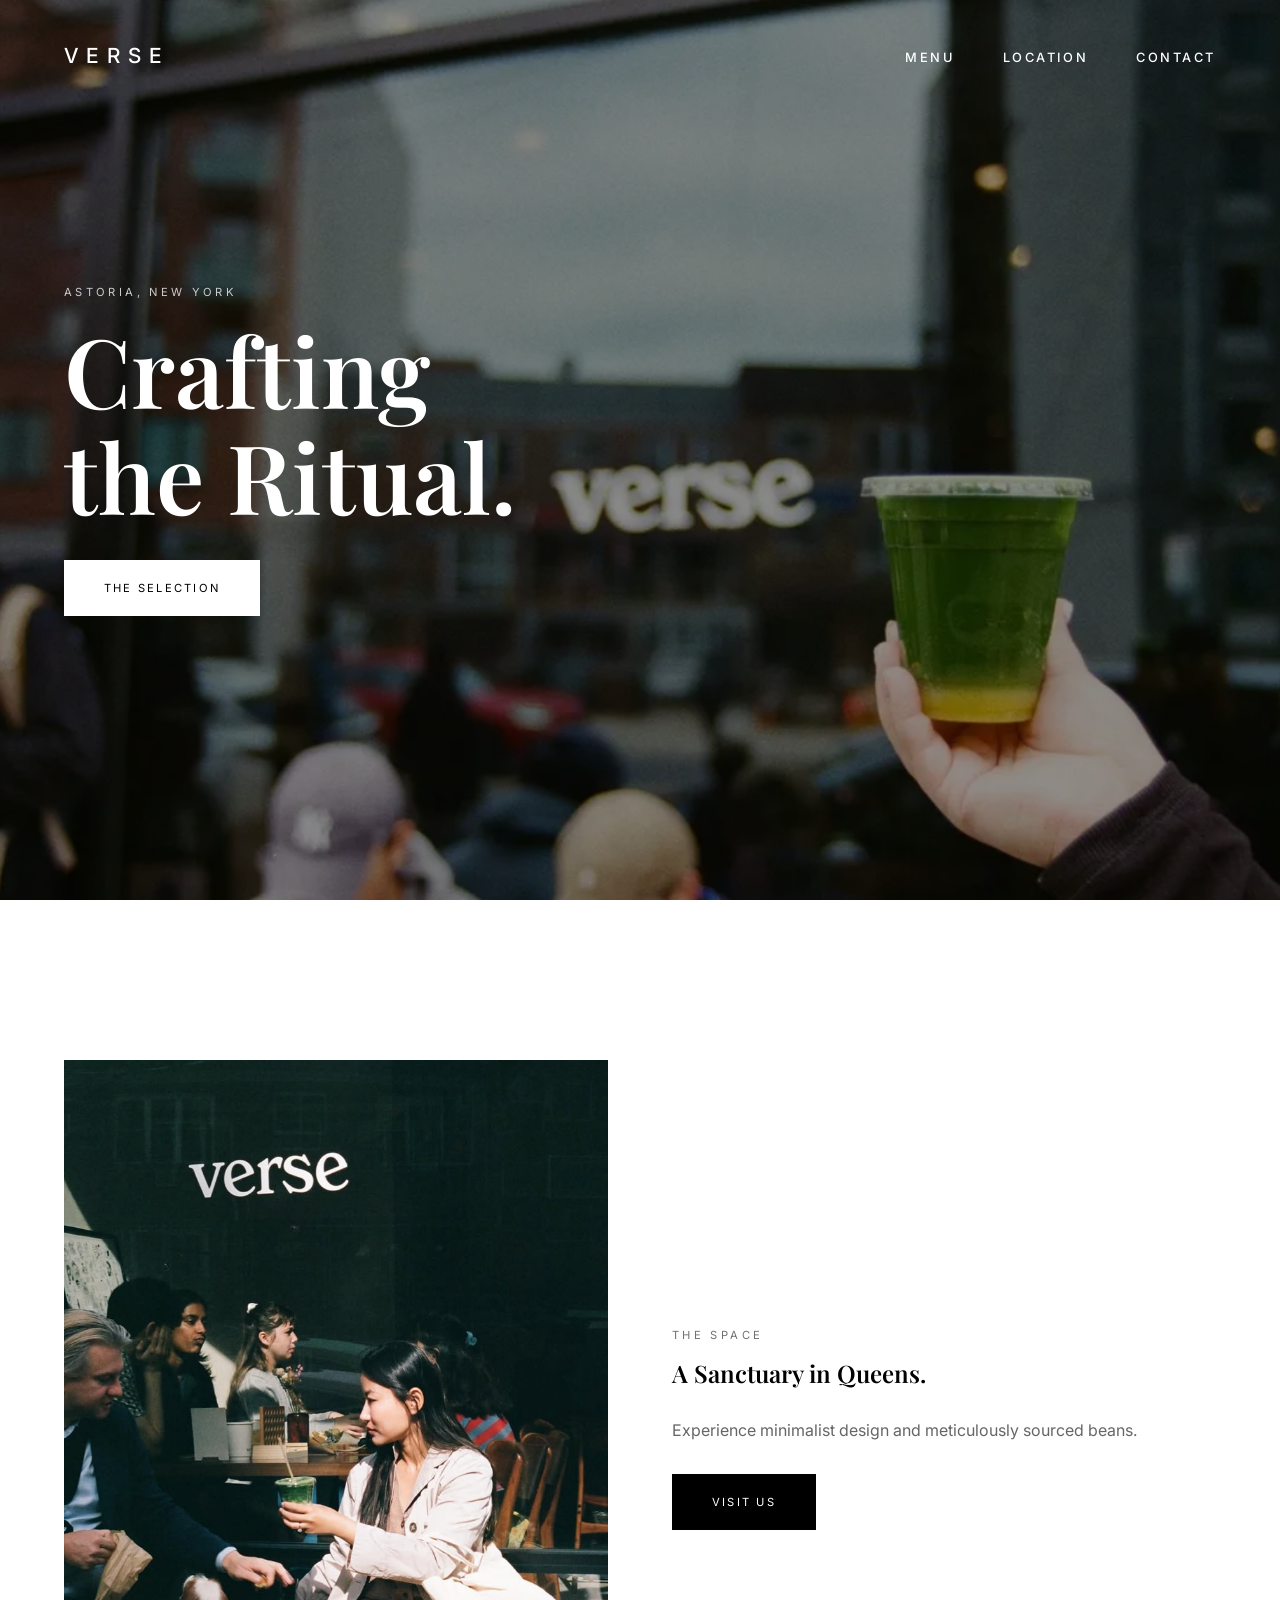
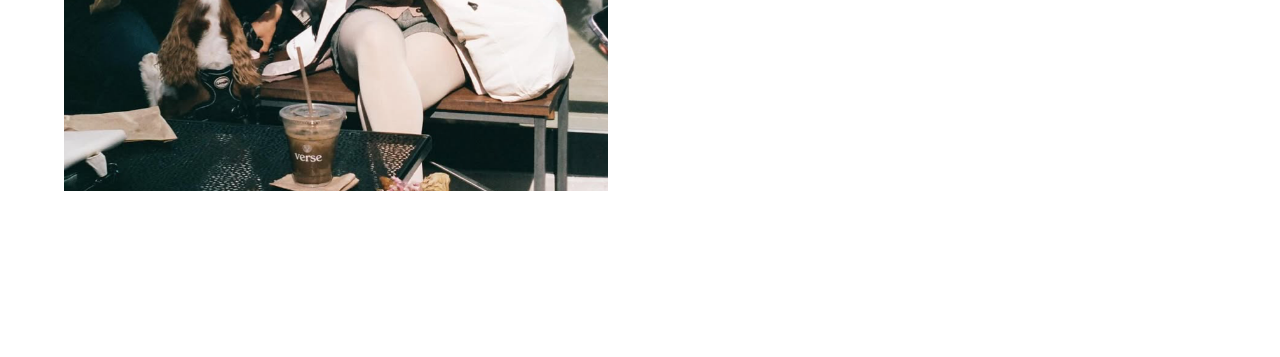
<file: index.html>
<!DOCTYPE html>
<html lang="en">
<head>
    <meta charset="UTF-8">
    <title>VERSE | Specialty Coffee</title>
    <link rel="stylesheet" href="style.css">
    <link href="https://fonts.googleapis.com/css2?family=Inter:wght@400;500&family=Playfair+Display:wght@600&display=swap" rel="stylesheet">
</head>
<body>
    <nav class="navbar">
        <div class="logo"><a href="index.html">VERSE</a></div>
        <ul class="nav-links">
            <li><a href="menu.html">Menu</a></li>
            <li><a href="location.html">Location</a></li>
            <li><a href="contact.html">Contact</a></li>
        </ul>
    </nav>

    <header style="height: 100vh; display: flex; align-items: center; position: relative; background: #000;">
        <img src="h1imgverse.png" style="position: absolute; width: 100%; height: 100%; object-fit: cover; opacity: 0.6;">
        <div class="container" style="position: relative; z-index: 2; color: white;">
            <span class="eyebrow" style="color: #ccc;">Astoria, New York</span>
            <h1 style="font-size: clamp(3rem, 8vw, 6rem);">Crafting <br>the Ritual.</h1>
            <a href="menu.html" class="btn" style="margin-top: 2rem; background: white; color: black;">The Selection</a>
        </div>
    </header>

    <section class="container reveal">
        <div class="grid-2">
            <div class="img-box"><img src="thespace1.png" style="width: 100%;"></div>
            <div class="text-box">
                <span class="eyebrow">The Space</span>
                <h2>A Sanctuary in Queens.</h2>
                <p style="margin: 2rem 0; color: #666;">Experience minimalist design and meticulously sourced beans.</p>
                <a href="location.html" class="btn">Visit Us</a>
            </div>
        </div>
    </section>

    <script src="script.js"></script>
</body>
</html>
</file>
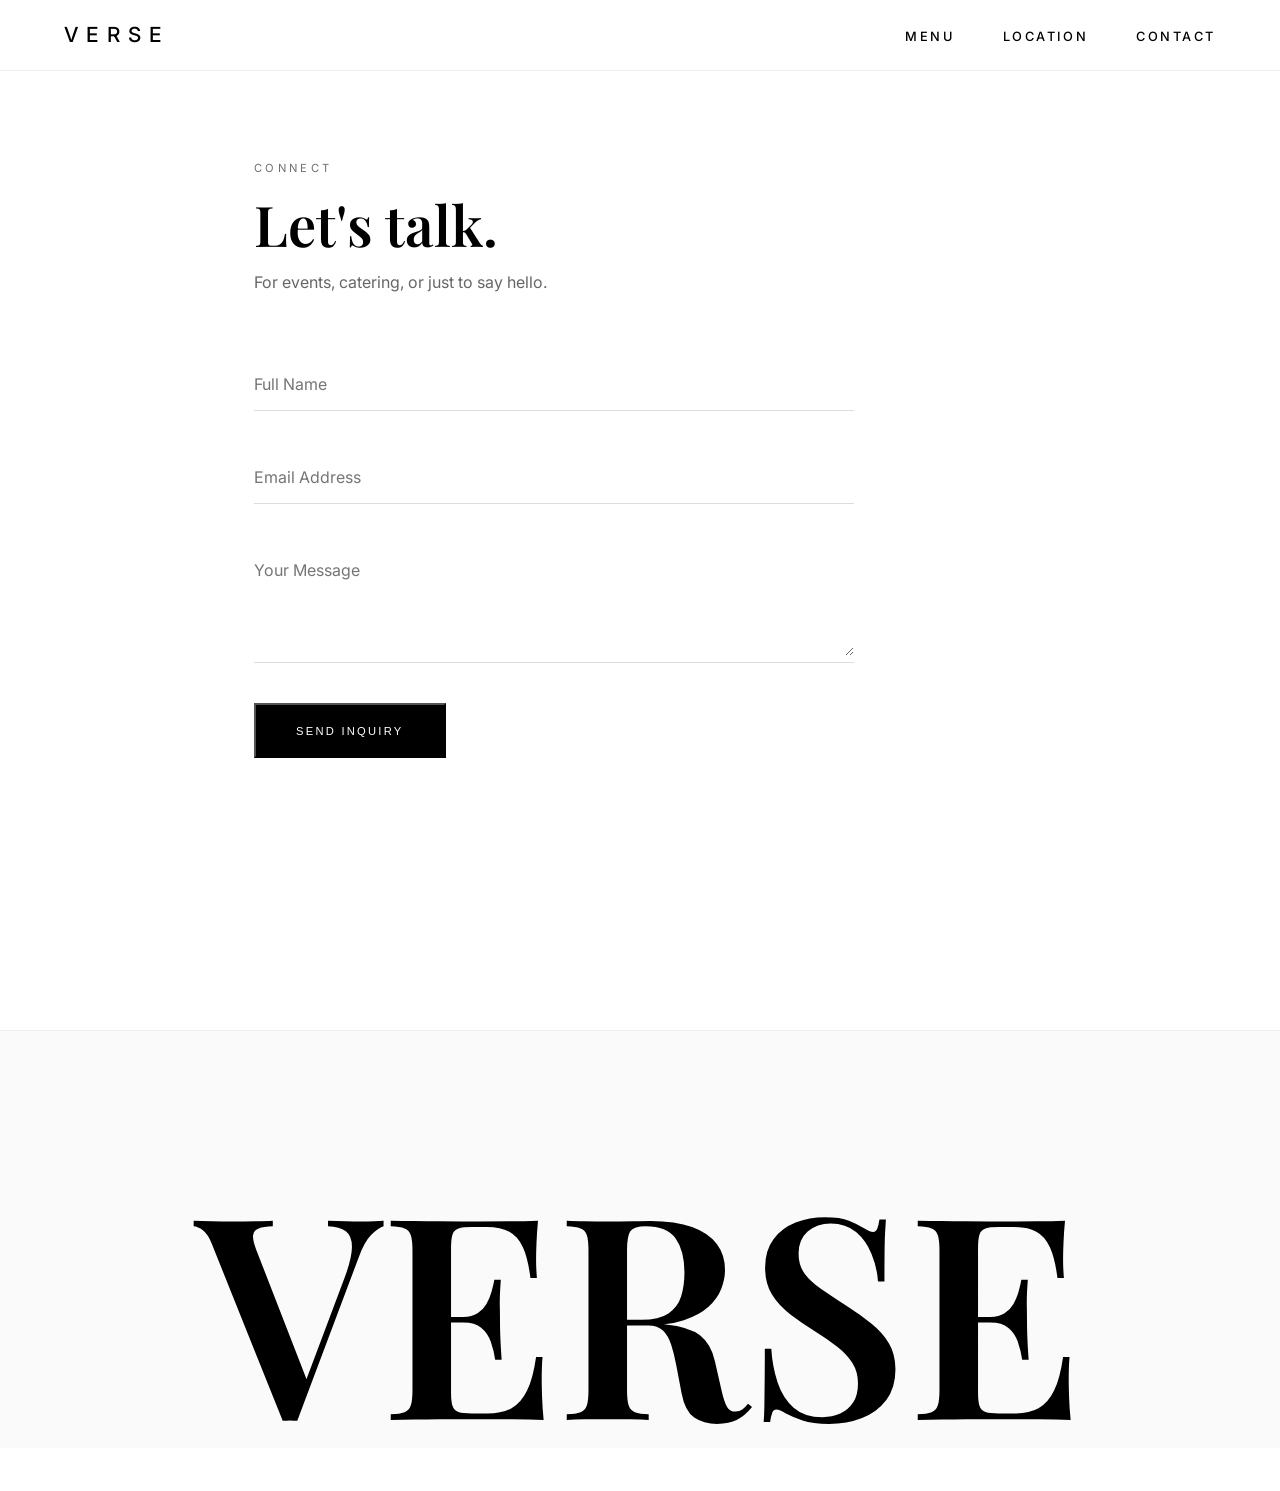
<file: contact.html>
<!DOCTYPE html>
<html lang="en">
<head>
    <meta charset="UTF-8">
    <meta name="viewport" content="width=device-width, initial-scale=1.0">
    <title>Contact | VERSE</title>
    <link rel="stylesheet" href="style.css">
    <link href="https://fonts.googleapis.com/css2?family=Inter:wght@400;500&family=Playfair+Display:wght@600&display=swap" rel="stylesheet">
</head>
<body>
    <nav class="navbar dark-nav">
        <div class="logo"><a href="index.html">VERSE</a></div>
        <ul class="nav-links">
            <li><a href="menu.html">Menu</a></li>
            <li><a href="location.html">Location</a></li>
            <li><a href="contact.html">Contact</a></li>
        </ul>
    </nav>

    <main class="pt-large">
        <section class="container" style="max-width: 900px; margin: 0 auto;">
            <div class="reveal">
                <span class="eyebrow">Connect</span>
                <h2 style="font-size: 3.5rem; margin-bottom: 1rem;">Let's talk.</h2>
                <p style="color: #666; margin-bottom: 4rem;">For events, catering, or just to say hello.</p>
                
                <form id="contact-form" class="contact-form">
                    <div class="input-group">
                        <input type="text" name="name" placeholder="Full Name" required>
                    </div>
                    <div class="input-group">
                        <input type="email" name="email" placeholder="Email Address" required>
                    </div>
                    <div class="input-group">
                        <textarea name="message" rows="4" placeholder="Your Message" required></textarea>
                    </div>
                    <button type="submit" class="btn" id="send-btn">Send Inquiry</button>
                    <p id="form-status" style="margin-top: 2rem; font-size: 0.8rem; letter-spacing: 0.05em;"></p>
                </form>
            </div>
        </section>
    </main>

    <footer style="margin-top: 5rem;">
        <h2 class="massive-logo">VERSE</h2>
    </footer>

    <script src="script.js"></script>
</body>
</html>
</file>
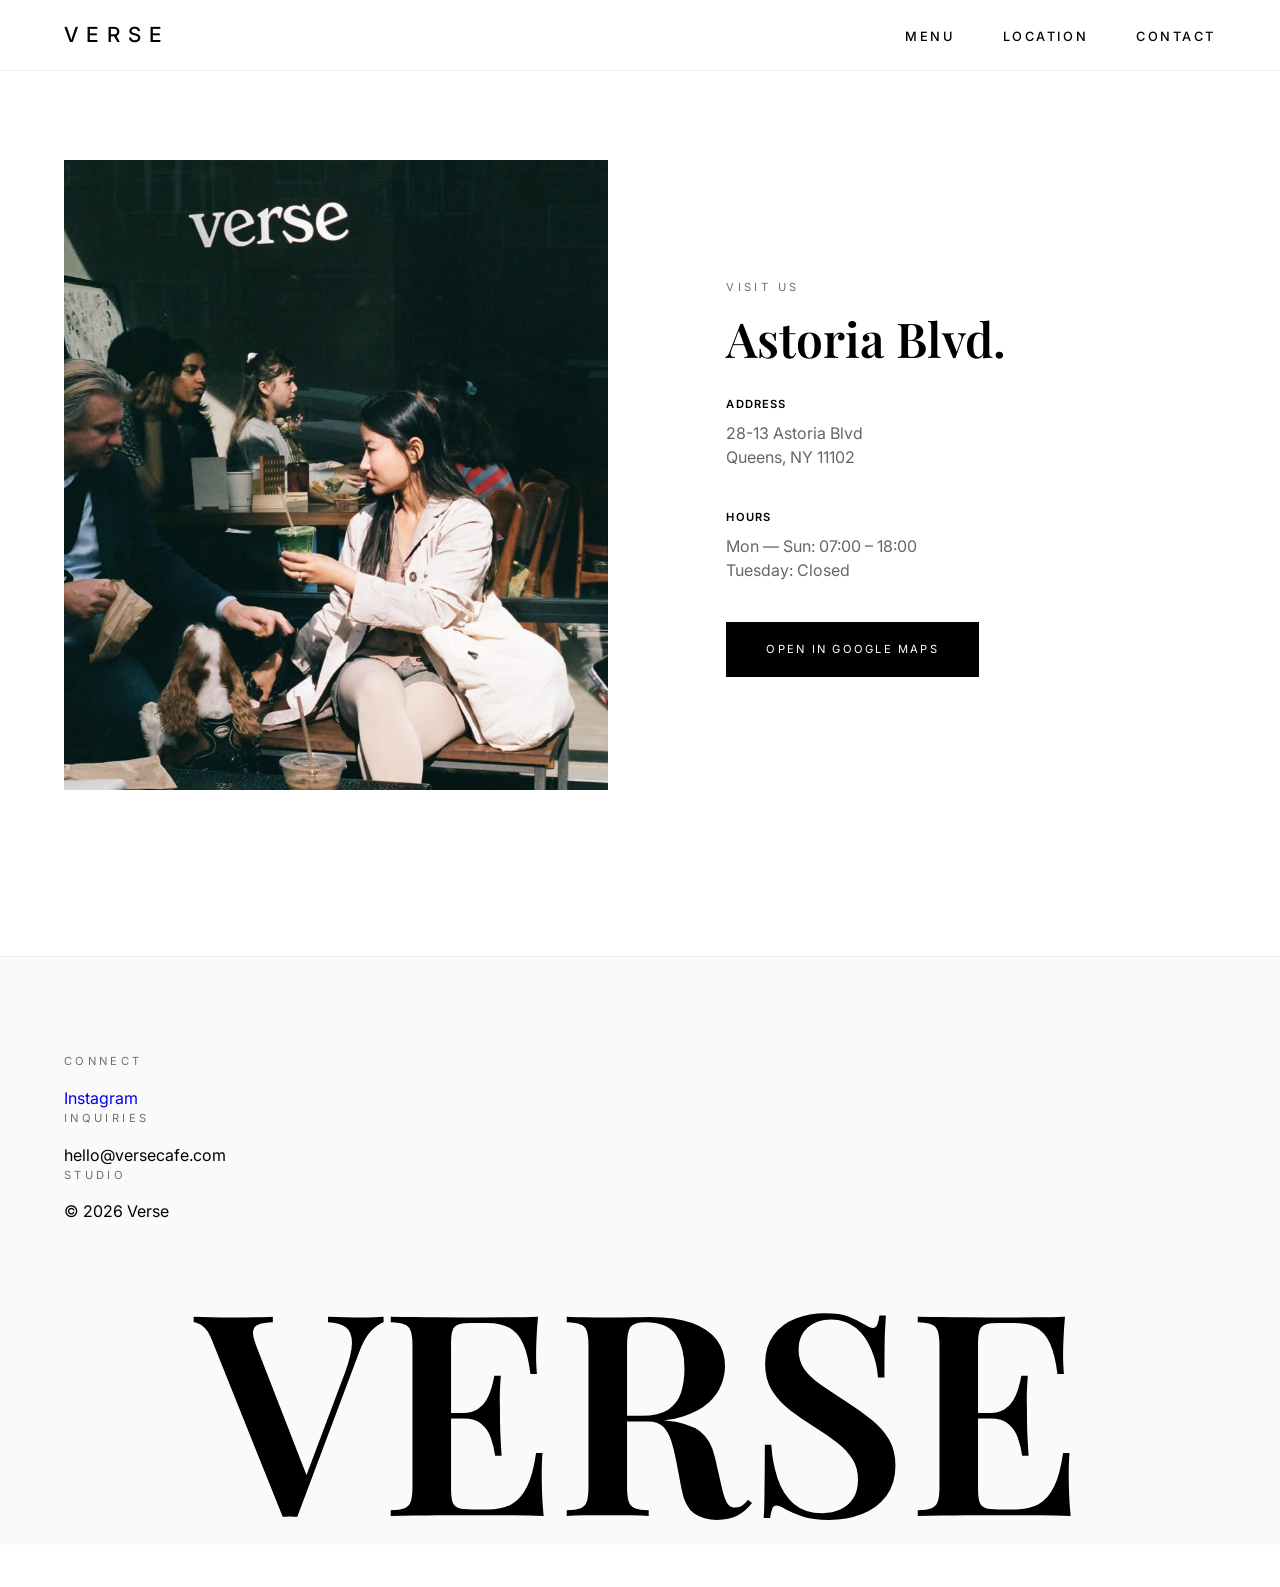
<file: location.html>
<!DOCTYPE html>
<html lang="en">
<head>
    <meta charset="UTF-8">
    <meta name="viewport" content="width=device-width, initial-scale=1.0">
    <title>Location | VERSE Astoria</title>
    <link rel="stylesheet" href="style.css">
    <link href="https://fonts.googleapis.com/css2?family=Inter:wght@400;500&family=Playfair+Display:wght@600&display=swap" rel="stylesheet">
</head>
<body>
    <nav class="navbar dark-nav">
        <div class="logo"><a href="index.html">VERSE</a></div>
        <ul class="nav-links">
            <li><a href="menu.html">Menu</a></li>
            <li><a href="location.html">Location</a></li>
            <li><a href="contact.html">Contact</a></li>
        </ul>
    </nav>

    <main class="pt-large">
        <section class="container reveal">
            <div class="grid-2">
                <div class="img-box">
                    <img src="thespace1.png" alt="Verse Interior" style="width: 100%; height: 70vh; object-fit: cover;">
                </div>
                <div class="text-box" style="padding-left: 10%;">
                    <span class="eyebrow">Visit Us</span>
                    <h2 style="font-size: 3rem; margin-bottom: 2rem;">Astoria Blvd.</h2>
                    
                    <div style="margin-bottom: 2.5rem;">
                        <p style="font-weight: 600; text-transform: uppercase; font-size: 0.7rem; letter-spacing: 0.1em; margin-bottom: 0.5rem;">Address</p>
                        <p style="color: #666;">28-13 Astoria Blvd<br>Queens, NY 11102</p>
                    </div>

                    <div style="margin-bottom: 2.5rem;">
                        <p style="font-weight: 600; text-transform: uppercase; font-size: 0.7rem; letter-spacing: 0.1em; margin-bottom: 0.5rem;">Hours</p>
                        <p style="color: #666;">Mon — Sun: 07:00 – 18:00<br>Tuesday: Closed</p>
                    </div>

                    <a href="https://maps.google.com" target="_blank" class="btn">Open in Google Maps</a>
                </div>
            </div>
        </section>
    </main>

    <footer>
        <div class="footer-grid">
            <div><span class="eyebrow">Connect</span><a href="https://instagram.com/versecafenyc" class="footer-link">Instagram</a></div>
            <div><span class="eyebrow">Inquiries</span><p>hello@versecafe.com</p></div>
            <div><span class="eyebrow">Studio</span><p>© 2026 Verse</p></div>
        </div>
        <h2 class="massive-logo">VERSE</h2>
    </footer>

    <script src="script.js"></script>
</body>
</html>
</file>
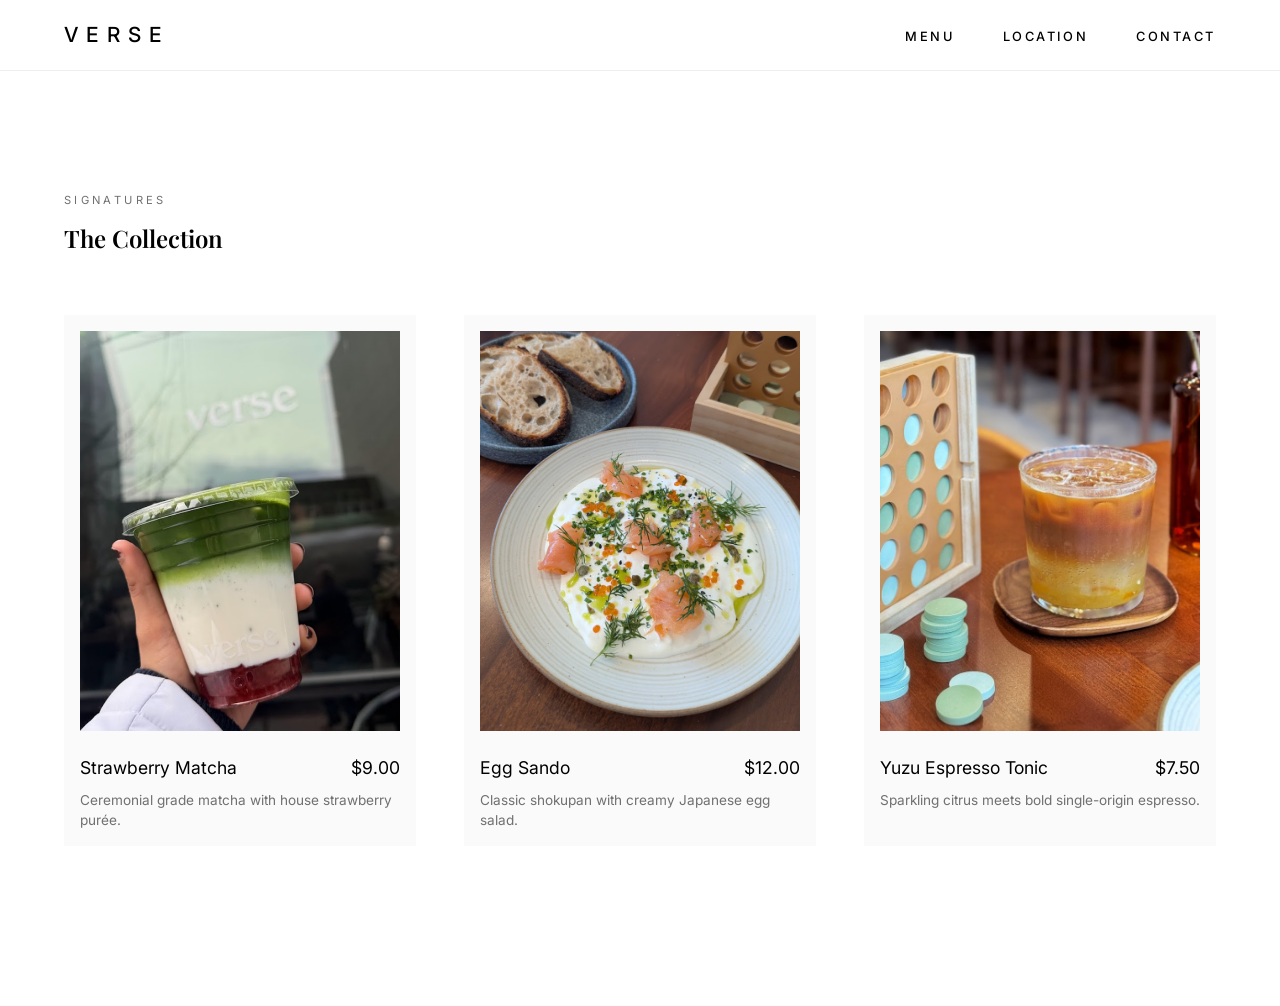
<file: menu.html>
<!DOCTYPE html>
<html lang="en">
<head>
    <meta charset="UTF-8">
    <title>Menu | VERSE</title>
    <link rel="stylesheet" href="style.css">
    <link href="https://fonts.googleapis.com/css2?family=Inter:wght@400;500&family=Playfair+Display:wght@600&display=swap" rel="stylesheet">
</head>
<body>
    <nav class="navbar dark-nav">
        <div class="logo"><a href="index.html">VERSE</a></div>
        <ul class="nav-links">
            <li><a href="menu.html">Menu</a></li>
            <li><a href="location.html">Location</a></li>
            <li><a href="contact.html">Contact</a></li>
        </ul>
    </nav>

    <section class="container" style="padding-top: 12rem;">
        <span class="eyebrow">Signatures</span>
        <h2>The Collection</h2>
        
        <div class="menu-grid">
            <div class="menu-card reveal">
                <div class="menu-img-wrapper"><img src="strawberry-matcha.png"></div>
                <div class="menu-info"><span>Strawberry Matcha</span><span>$9.00</span></div>
                <p class="menu-desc">Ceremonial grade matcha with house strawberry purée.</p>
            </div>
            <div class="menu-card reveal">
                <div class="menu-img-wrapper"><img src="eggsando.png"></div>
                <div class="menu-info"><span>Egg Sando</span><span>$12.00</span></div>
                <p class="menu-desc">Classic shokupan with creamy Japanese egg salad.</p>
            </div>
            <div class="menu-card reveal">
                <div class="menu-img-wrapper"><img src="yuzu-tonic.png"></div>
                <div class="menu-info"><span>Yuzu Espresso Tonic</span><span>$7.50</span></div>
                <p class="menu-desc">Sparkling citrus meets bold single-origin espresso.</p>
            </div>
        </div>
    </section>

    <script src="script.js"></script>
</body>
</html>
</file>
<file: style.css>
/* --- 1. RESET & CORE --- */
* {
    margin: 0;
    padding: 0;
    box-sizing: border-box;
    text-decoration: none; /* Kills all blue underlines globally */
    list-style: none;
}

:root {
    --white: #ffffff;
    --black: #000000;
    --gray: #707070;
    --soft-white: #fafafa;
    --font-main: 'Inter', sans-serif;
    --font-serif: 'Playfair Display', serif;
    --transition: all 0.6s cubic-bezier(0.19, 1, 0.22, 1);
}

body {
    background-color: var(--white);
    color: var(--black);
    font-family: var(--font-main);
    line-height: 1.5;
    -webkit-font-smoothing: antialiased;
}

/* --- 2. THE NAV (THE "FLIP") --- */
.navbar {
    position: fixed;
    top: 0; width: 100%;
    display: flex;
    justify-content: space-between;
    align-items: center;
    padding: 2.5rem 5%;
    z-index: 9999;
    transition: var(--transition);
}

/* Default Logo/Links Color (White for Hero) */
.logo a, .nav-links a {
    color: var(--white);
    letter-spacing: 0.2em;
    font-size: 0.8rem;
    text-transform: uppercase;
    font-weight: 500;
    transition: color 0.3s ease;
}

.logo a { font-size: 1.3rem; letter-spacing: 0.4em; }

/* The Scrolled State & Dark Nav (Black for white backgrounds) */
.navbar.scrolled, .dark-nav {
    background: rgba(255, 255, 255, 0.98);
    padding: 1.2rem 5%;
    border-bottom: 1px solid #eee;
}

.navbar.scrolled .logo a, .navbar.scrolled .nav-links a,
.dark-nav .logo a, .dark-nav .nav-links a {
    color: var(--black);
}

.nav-links { display: flex; gap: 3rem; }
.nav-links a:hover { opacity: 0.5; }

/* --- 3. TYPOGRAPHY --- */
h1, h2, h3 { font-family: var(--font-serif); font-weight: 600; line-height: 1.1; }
.eyebrow { 
    display: block; 
    text-transform: uppercase; 
    font-size: 0.7rem; 
    letter-spacing: 0.3em; 
    color: var(--gray); 
    margin-bottom: 1rem; 
}

/* --- 4. LAYOUT COMPONENTS --- */
.container { padding: 10rem 5%; }
.grid-2 { display: grid; grid-template-columns: 1fr 1fr; gap: 4rem; align-items: center; }

/* Menu Cards */
.menu-grid {
    display: grid;
    grid-template-columns: repeat(auto-fill, minmax(300px, 1fr));
    gap: 3rem;
    margin-top: 4rem;
}

.menu-card { background: var(--soft-white); padding: 1rem; }
.menu-img-wrapper { 
    width: 100%; 
    aspect-ratio: 4/5; 
    overflow: hidden; 
    margin-bottom: 1.5rem; 
}
.menu-img-wrapper img { width: 100%; height: 100%; object-fit: cover; transition: transform 0.8s ease; }
.menu-card:hover img { transform: scale(1.05); }

.menu-info { display: flex; justify-content: space-between; font-size: 1.1rem; margin-bottom: 0.5rem; }
.menu-desc { font-size: 0.85rem; color: var(--gray); }

/* --- 5. CONTACT FORM --- */
.contact-form { max-width: 600px; margin-top: 4rem; }
.input-group { margin-bottom: 2.5rem; border-bottom: 1px solid #ddd; }
.input-group input, .input-group textarea {
    width: 100%; padding: 1rem 0; border: none; outline: none;
    font-family: inherit; font-size: 1rem; background: transparent;
}
.input-group input:focus { border-bottom: 1px solid var(--black); }

/* --- 6. FOOTER --- */
footer { background: var(--soft-white); padding: 6rem 5% 2rem; border-top: 1px solid #eee; }
.massive-logo { 
    font-size: 22vw; 
    text-align: center; 
    line-height: 0.8; 
    color: black; 
    pointer-events: none;
    margin-top: 4rem;
}

/* --- 7. UTILS & ANIMATIONS --- */
.btn { 
    display: inline-block; padding: 1.2rem 2.5rem; 
    background: var(--black); color: var(--white); 
    font-size: 0.7rem; text-transform: uppercase; letter-spacing: 0.2em; 
    transition: var(--transition);
}
.btn:hover { background: #333; transform: translateY(-3px); }

.reveal { opacity: 0; transform: translateY(40px); transition: var(--transition); }
.reveal.active { opacity: 1; transform: translateY(0); }

@media (max-width: 768px) {
    .grid-2 { grid-template-columns: 1fr; }
    .nav-links { display: none; }
}

/* Add this below your main styles */
@media (max-width: 768px) {
    .grid-2 {
        grid-template-columns: 1fr; /* One column, stacked. Simple. */
        gap: 2rem;
    }
    
    .container {
        padding: 4rem 5%; /* Tighten the air for smaller screens */
    }
}

img {
    max-width: 100%;
    height: auto; /* It scales. It breathes. It fits. */
}
</file>
